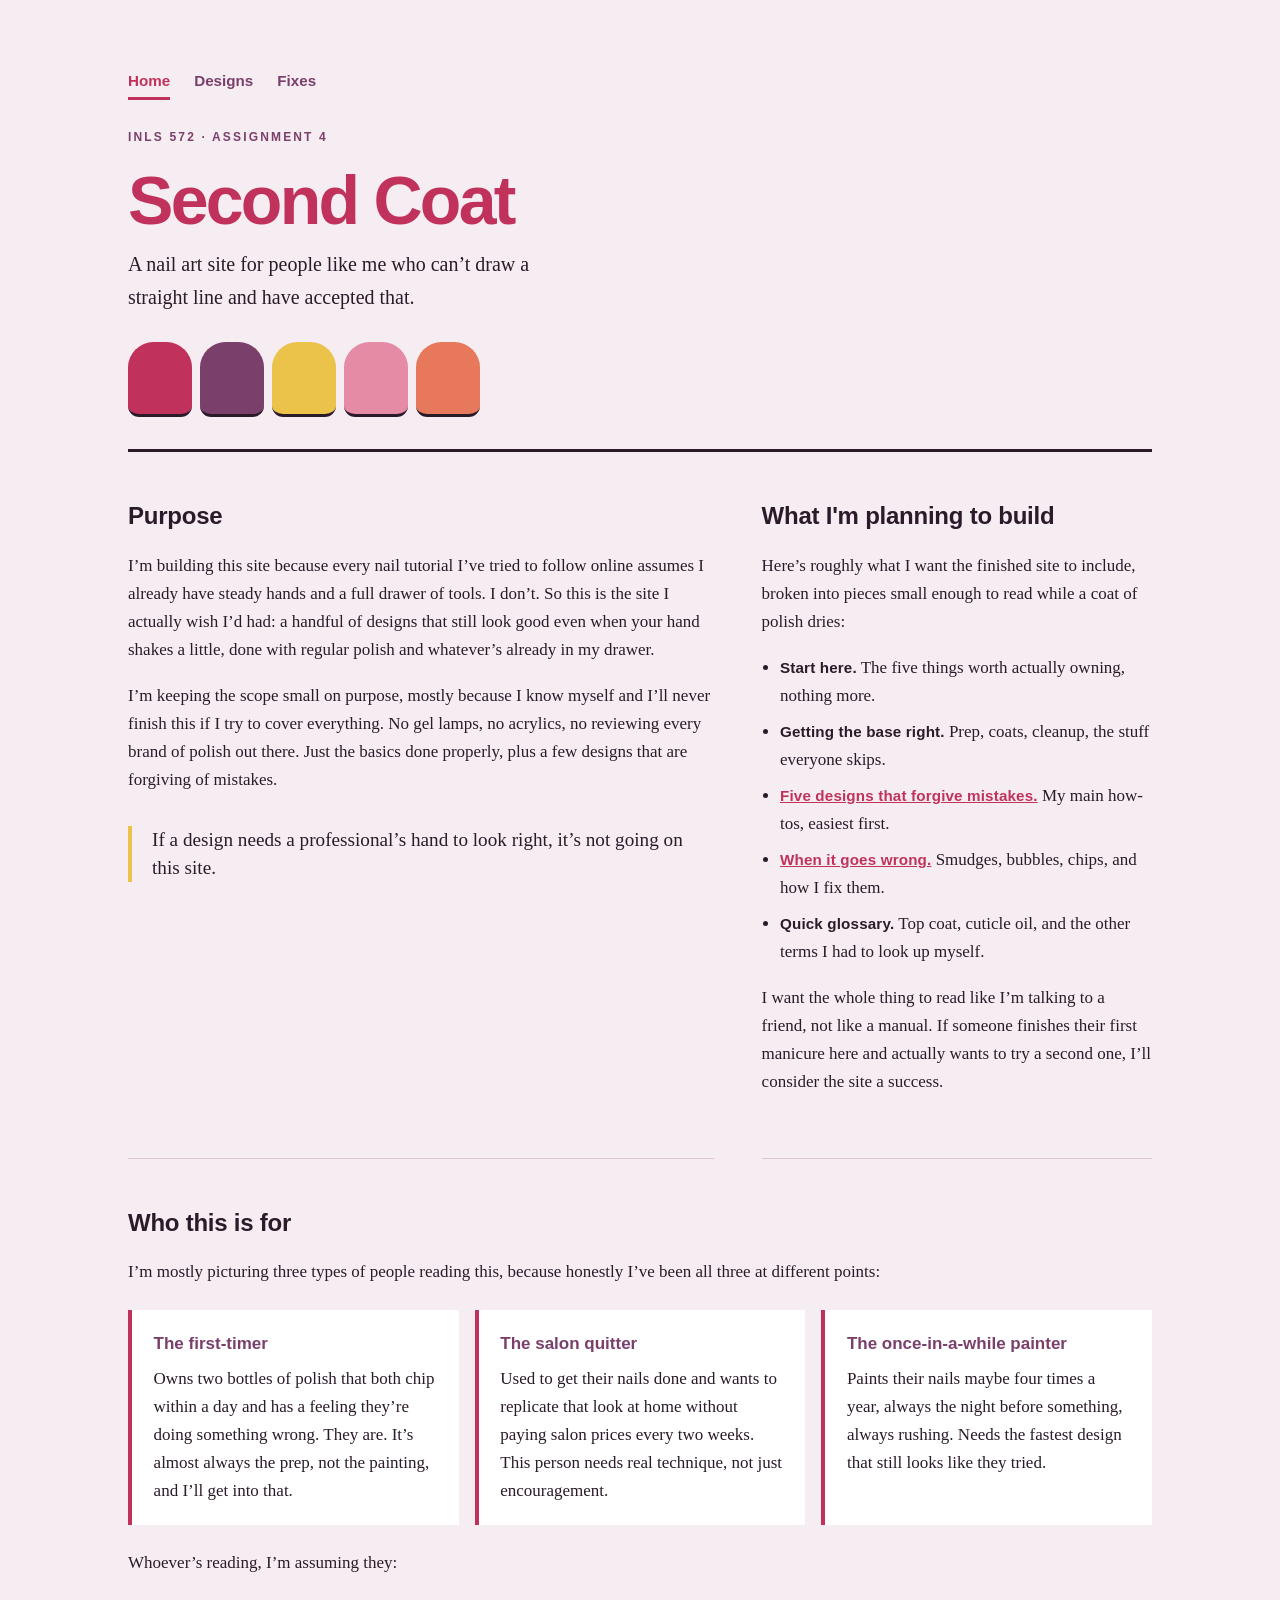
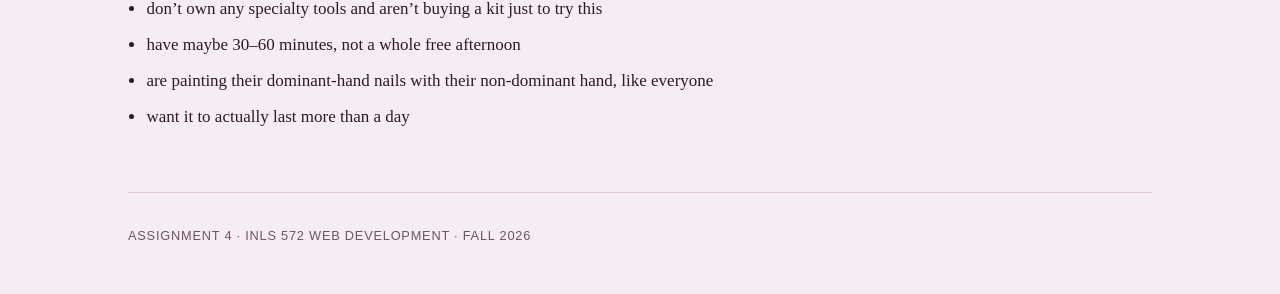
<file: index.html>
<!DOCTYPE html>
<html lang="en">
<head>
  <meta charset="utf-8">
  <meta name="viewport" content="width=device-width, initial-scale=1">
  <title>Second Coat: Purpose and Audience</title>
  <link rel="stylesheet" href="styles.css">
</head>
<body class="wide">

  <header class="masthead">
    <nav class="site-nav" aria-label="Main">
      <ul>
        <li><a href="index.html" aria-current="page">Home</a></li>
        <li><a href="designs.html">Designs</a></li>
        <li><a href="fixes.html">Fixes</a></li>
      </ul>
    </nav>
    <p class="eyebrow">INLS 572 &middot; Assignment 4</p>
    <h1>Second Coat</h1>
    <p class="tagline">A nail art site for people like me who can&rsquo;t draw a straight line and have accepted that.</p>
    <div class="swatches" aria-hidden="true">
      <span class="swatch one"></span>
      <span class="swatch two"></span>
      <span class="swatch three"></span>
      <span class="swatch four"></span>
      <span class="swatch five"></span>
    </div>
  </header>

  <main class="home-layout">

    <section class="block purpose">
      <h2>Purpose</h2>
      <p>
        I&rsquo;m building this site because every nail tutorial I&rsquo;ve tried to follow online
        assumes I already have steady hands and a full drawer of tools. I don&rsquo;t. So this is
        the site I actually wish I&rsquo;d had: a handful of designs that still look good even
        when your hand shakes a little, done with regular polish and whatever&rsquo;s already in
        my drawer.
      </p>
      <p>
        I&rsquo;m keeping the scope small on purpose, mostly because I know myself and I&rsquo;ll
        never finish this if I try to cover everything. No gel lamps, no acrylics, no reviewing
        every brand of polish out there. Just the basics done properly, plus a few designs that
        are forgiving of mistakes.
      </p>
      <p class="pullquote">
        If a design needs a professional&rsquo;s hand to look right, it&rsquo;s not going on this site.
      </p>
    </section>

    <section class="block audience">
      <h2>Who this is for</h2>
      <p>
        I&rsquo;m mostly picturing three types of people reading this, because honestly I&rsquo;ve
        been all three at different points:
      </p>

      <div class="who-grid">

        <article class="who">
          <h3>The first-timer</h3>
          <p>
            Owns two bottles of polish that both chip within a day and has a feeling they&rsquo;re
            doing something wrong. They are. It&rsquo;s almost always the prep, not the
            painting, and I&rsquo;ll get into that.
          </p>
        </article>

        <article class="who">
          <h3>The salon quitter</h3>
          <p>
            Used to get their nails done and wants to replicate that look at home without paying
            salon prices every two weeks. This person needs real technique, not just encouragement.
          </p>
        </article>

        <article class="who">
          <h3>The once-in-a-while painter</h3>
          <p>
            Paints their nails maybe four times a year, always the night before something, always
            rushing. Needs the fastest design that still looks like they tried.
          </p>
        </article>

      </div>

      <p>Whoever&rsquo;s reading, I&rsquo;m assuming they:</p>
      <ul class="assumptions">
        <li>don&rsquo;t own any specialty tools and aren&rsquo;t buying a kit just to try this</li>
        <li>have maybe 30&ndash;60 minutes, not a whole free afternoon</li>
        <li>are painting their dominant-hand nails with their non-dominant hand, like everyone</li>
        <li>want it to actually last more than a day</li>
      </ul>
    </section>

    <section class="block plan-section">
      <h2>What I'm planning to build</h2>
      <p>
        Here&rsquo;s roughly what I want the finished site to include, broken into pieces small
        enough to read while a coat of polish dries:
      </p>
      <ul class="plan">
        <li><strong>Start here.</strong> The five things worth actually owning, nothing more.</li>
        <li><strong>Getting the base right.</strong> Prep, coats, cleanup, the stuff everyone skips.</li>
        <li><strong><a href="designs.html">Five designs that forgive mistakes.</a></strong> My main how-tos, easiest first.</li>
        <li><strong><a href="fixes.html">When it goes wrong.</a></strong> Smudges, bubbles, chips, and how I fix them.</li>
        <li><strong>Quick glossary.</strong> Top coat, cuticle oil, and the other terms I had to look up myself.</li>
      </ul>
      <p>
        I want the whole thing to read like I&rsquo;m talking to a friend, not like a manual. If
        someone finishes their first manicure here and actually wants to try a second one, I&rsquo;ll
        consider the site a success.
      </p>
    </section>

  </main>

  <footer class="colophon">
    <p>Assignment 4 &middot; INLS 572 Web Development &middot; Fall 2026</p>
  </footer>

</body>
</html>
</file>
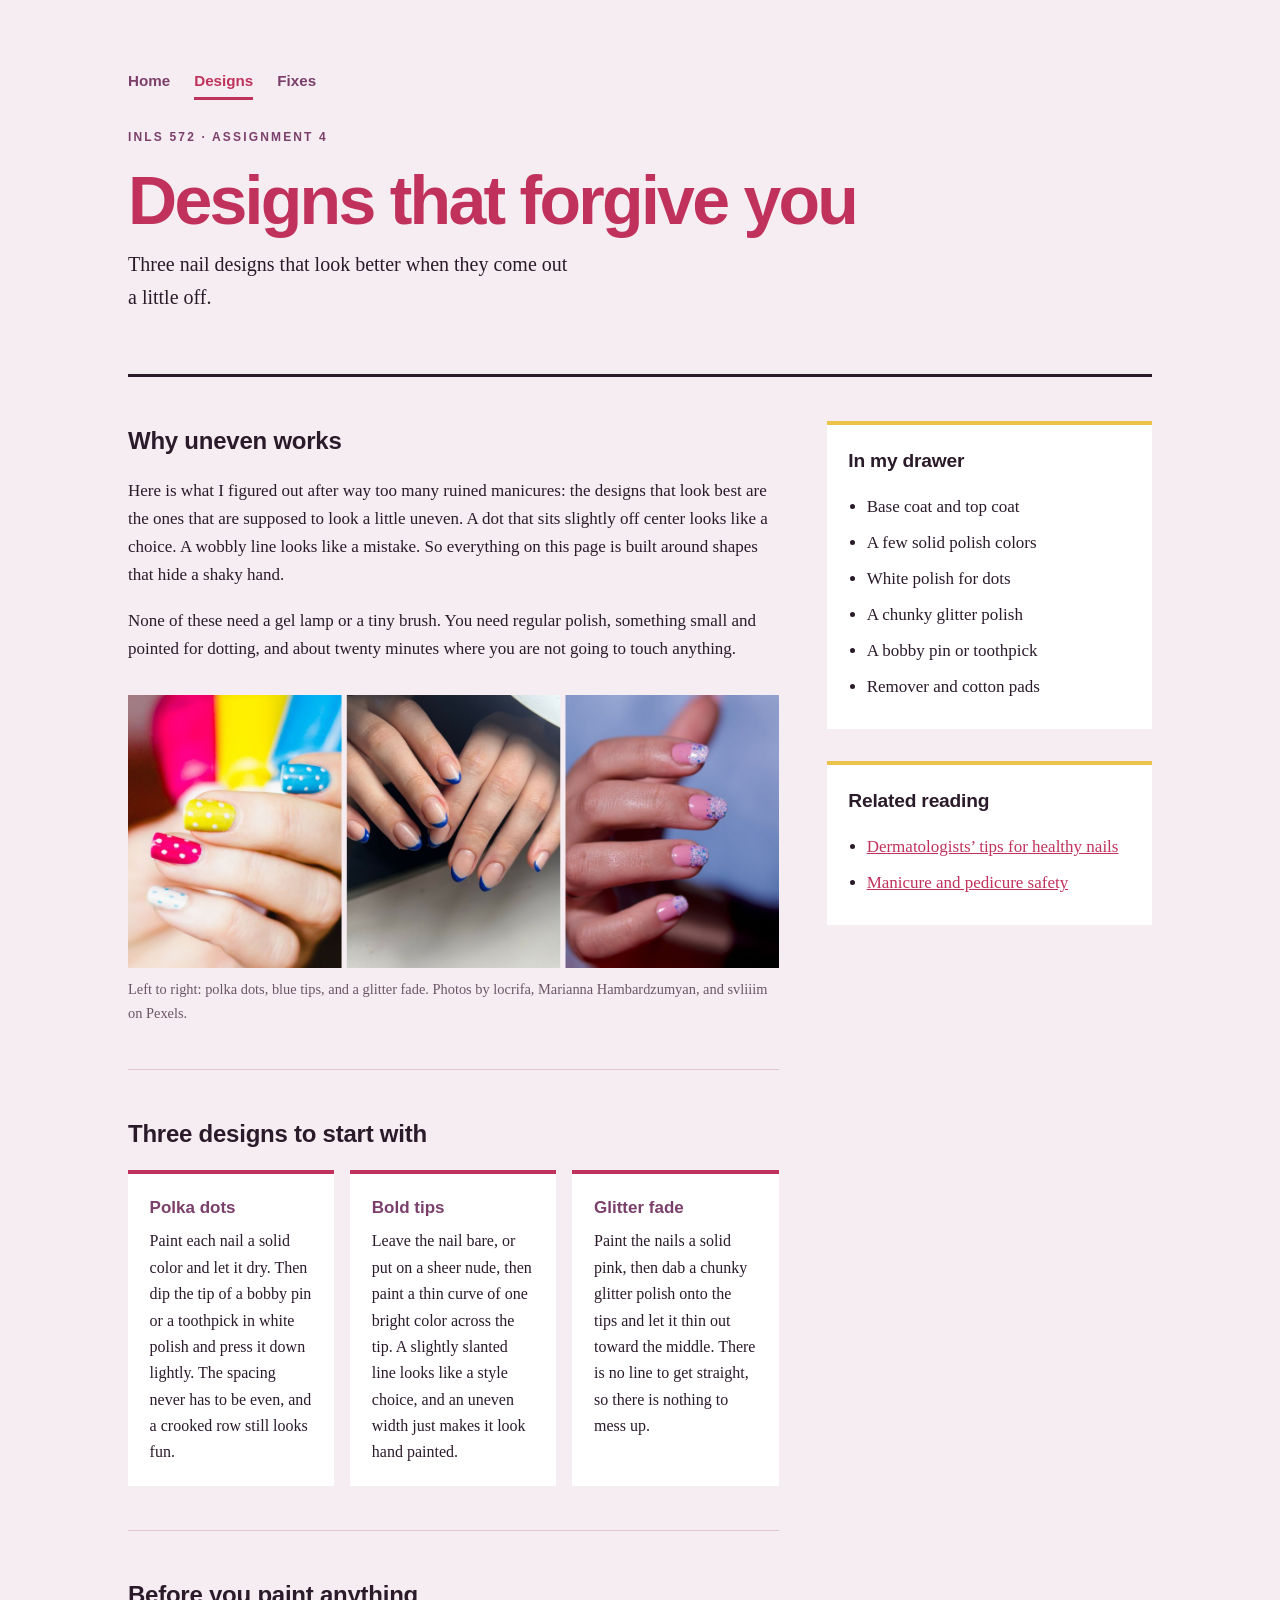
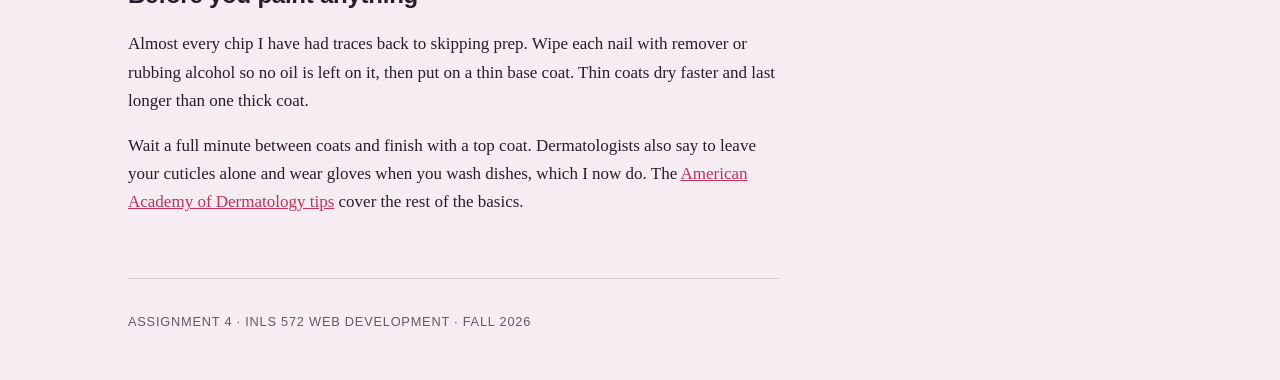
<file: designs.html>
<!DOCTYPE html>
<html lang="en">
<head>
  <meta charset="utf-8">
  <meta name="viewport" content="width=device-width, initial-scale=1">
  <title>Second Coat: Designs</title>
  <link rel="stylesheet" href="styles.css">
</head>
<body class="wide">

  <header class="masthead">
    <nav class="site-nav" aria-label="Main">
      <ul>
        <li><a href="index.html">Home</a></li>
        <li><a href="designs.html" aria-current="page">Designs</a></li>
        <li><a href="fixes.html">Fixes</a></li>
      </ul>
    </nav>
    <p class="eyebrow">INLS 572 &middot; Assignment 4</p>
    <h1>Designs that forgive you</h1>
    <p class="tagline">Three nail designs that look better when they come out a little off.</p>
  </header>

  <main class="layout">

    <div class="guide">

      <section class="block">
        <h2>Why uneven works</h2>
        <p>
          Here is what I figured out after way too many ruined manicures: the designs that look
          best are the ones that are supposed to look a little uneven. A dot that sits slightly
          off center looks like a choice. A wobbly line looks like a mistake. So everything on
          this page is built around shapes that hide a shaky hand.
        </p>
        <p>
          None of these need a gel lamp or a tiny brush. You need regular polish, something small
          and pointed for dotting, and about twenty minutes where you are not going to touch
          anything.
        </p>

        <figure class="showcase">
          <img src="images/forgiving-designs.jpg" width="1500" height="630"
               alt="Three close-up photos of painted nails. On the left, a hand with polka dots in white on blue, yellow, and hot pink nails and blue dots on a white nail. In the middle, short nude nails with angled royal blue tips. On the right, pink nails with a fade of blue and silver glitter at the tips.">
          <figcaption>Left to right: polka dots, blue tips, and a glitter fade. Photos by locrifa, Marianna Hambardzumyan, and svliiim on Pexels.</figcaption>
        </figure>
      </section>

      <section class="block">
        <h2>Three designs to start with</h2>

        <div class="design-grid">

          <article class="design">
            <h3>Polka dots</h3>
            <p>
              Paint each nail a solid color and let it dry. Then dip the tip of a bobby pin or a
              toothpick in white polish and press it down lightly. The spacing never has to be
              even, and a crooked row still looks fun.
            </p>
          </article>

          <article class="design">
            <h3>Bold tips</h3>
            <p>
              Leave the nail bare, or put on a sheer nude, then paint a thin curve of one bright
              color across the tip. A slightly slanted line looks like a style choice, and an
              uneven width just makes it look hand painted.
            </p>
          </article>

          <article class="design">
            <h3>Glitter fade</h3>
            <p>
              Paint the nails a solid pink, then dab a chunky glitter polish onto the tips and let
              it thin out toward the middle. There is no line to get straight, so there is
              nothing to mess up.
            </p>
          </article>

        </div>
      </section>

      <section class="block">
        <h2>Before you paint anything</h2>
        <p>
          Almost every chip I have had traces back to skipping prep. Wipe each nail with remover
          or rubbing alcohol so no oil is left on it, then put on a thin base coat. Thin coats
          dry faster and last longer than one thick coat.
        </p>
        <p>
          Wait a full minute between coats and finish with a top coat. Dermatologists also say to
          leave your cuticles alone and wear gloves when you wash dishes, which I now do. The
          <a href="https://www.aad.org/public/everyday-care/nail-care-secrets/basics/healthy-nail-tips">American Academy of Dermatology tips</a>
          cover the rest of the basics.
        </p>
      </section>

    </div>

    <aside class="sidebar">

      <section class="note">
        <h2>In my drawer</h2>
        <ul>
          <li>Base coat and top coat</li>
          <li>A few solid polish colors</li>
          <li>White polish for dots</li>
          <li>A chunky glitter polish</li>
          <li>A bobby pin or toothpick</li>
          <li>Remover and cotton pads</li>
        </ul>
      </section>

      <section class="note">
        <h2>Related reading</h2>
        <ul>
          <li><a href="https://www.aad.org/public/everyday-care/nail-care-secrets/basics/healthy-nail-tips">Dermatologists&rsquo; tips for healthy nails</a></li>
          <li><a href="https://www.aad.org/nail-care-secrets/manicure-pedicure-safety">Manicure and pedicure safety</a></li>
        </ul>
      </section>

    </aside>

  </main>

  <footer class="colophon">
    <p>Assignment 4 &middot; INLS 572 Web Development &middot; Fall 2026</p>
  </footer>

</body>
</html>
</file>
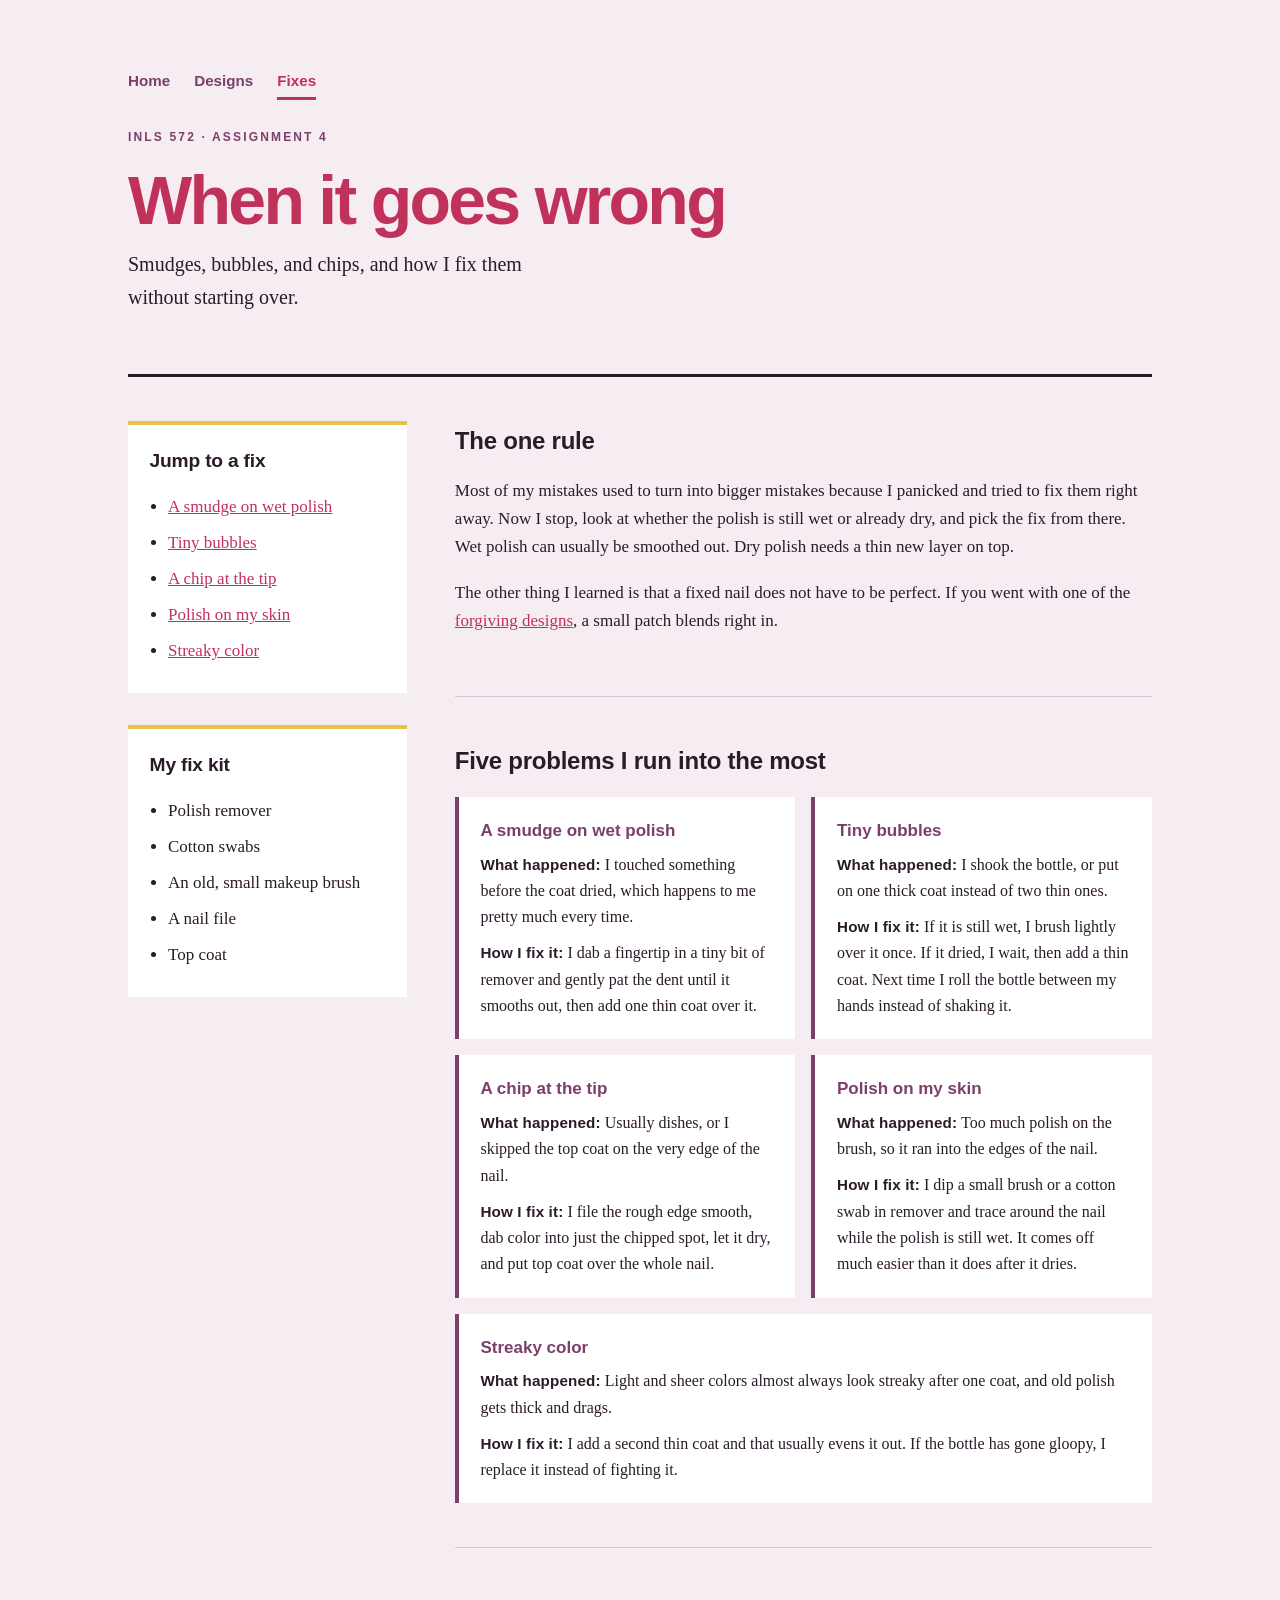
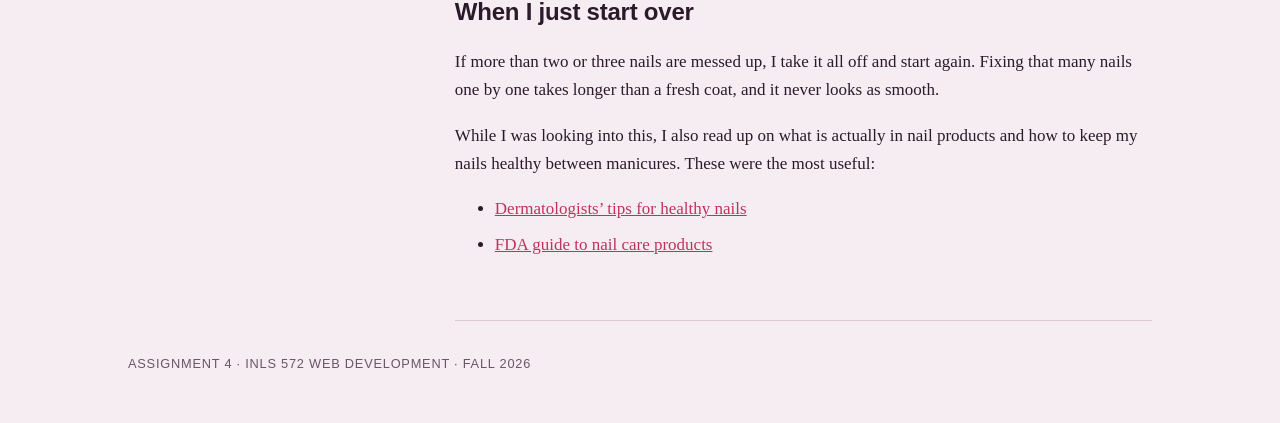
<file: fixes.html>
<!DOCTYPE html>
<html lang="en">
<head>
  <meta charset="utf-8">
  <meta name="viewport" content="width=device-width, initial-scale=1">
  <title>Second Coat: Fixes</title>
  <link rel="stylesheet" href="styles.css">
</head>
<body class="wide">

  <header class="masthead">
    <nav class="site-nav" aria-label="Main">
      <ul>
        <li><a href="index.html">Home</a></li>
        <li><a href="designs.html">Designs</a></li>
        <li><a href="fixes.html" aria-current="page">Fixes</a></li>
      </ul>
    </nav>
    <p class="eyebrow">INLS 572 &middot; Assignment 4</p>
    <h1>When it goes wrong</h1>
    <p class="tagline">Smudges, bubbles, and chips, and how I fix them without starting over.</p>
  </header>

  <main class="fix-layout">

    <aside class="fix-sidebar">

      <nav class="note" aria-label="Fixes on this page">
        <h2>Jump to a fix</h2>
        <ul>
          <li><a href="#smudge">A smudge on wet polish</a></li>
          <li><a href="#bubbles">Tiny bubbles</a></li>
          <li><a href="#chip">A chip at the tip</a></li>
          <li><a href="#flooding">Polish on my skin</a></li>
          <li><a href="#streaks">Streaky color</a></li>
        </ul>
      </nav>

      <section class="note">
        <h2>My fix kit</h2>
        <ul>
          <li>Polish remover</li>
          <li>Cotton swabs</li>
          <li>An old, small makeup brush</li>
          <li>A nail file</li>
          <li>Top coat</li>
        </ul>
      </section>

    </aside>

    <div class="fix-content">

      <section class="block">
        <h2>The one rule</h2>
        <p>
          Most of my mistakes used to turn into bigger mistakes because I panicked and tried to fix
          them right away. Now I stop, look at whether the polish is still wet or already dry, and
          pick the fix from there. Wet polish can usually be smoothed out. Dry polish needs a thin
          new layer on top.
        </p>
        <p>
          The other thing I learned is that a fixed nail does not have to be perfect. If you went
          with one of the <a href="designs.html">forgiving designs</a>, a small patch blends right in.
        </p>
      </section>

      <section class="block">
        <h2>Five problems I run into the most</h2>

        <div class="fix-grid">

          <article class="fix" id="smudge">
            <h3>A smudge on wet polish</h3>
            <p><strong>What happened:</strong> I touched something before the coat dried, which happens to me pretty much every time.</p>
            <p><strong>How I fix it:</strong> I dab a fingertip in a tiny bit of remover and gently pat the dent until it smooths out, then add one thin coat over it.</p>
          </article>

          <article class="fix" id="bubbles">
            <h3>Tiny bubbles</h3>
            <p><strong>What happened:</strong> I shook the bottle, or put on one thick coat instead of two thin ones.</p>
            <p><strong>How I fix it:</strong> If it is still wet, I brush lightly over it once. If it dried, I wait, then add a thin coat. Next time I roll the bottle between my hands instead of shaking it.</p>
          </article>

          <article class="fix" id="chip">
            <h3>A chip at the tip</h3>
            <p><strong>What happened:</strong> Usually dishes, or I skipped the top coat on the very edge of the nail.</p>
            <p><strong>How I fix it:</strong> I file the rough edge smooth, dab color into just the chipped spot, let it dry, and put top coat over the whole nail.</p>
          </article>

          <article class="fix" id="flooding">
            <h3>Polish on my skin</h3>
            <p><strong>What happened:</strong> Too much polish on the brush, so it ran into the edges of the nail.</p>
            <p><strong>How I fix it:</strong> I dip a small brush or a cotton swab in remover and trace around the nail while the polish is still wet. It comes off much easier than it does after it dries.</p>
          </article>

          <article class="fix" id="streaks">
            <h3>Streaky color</h3>
            <p><strong>What happened:</strong> Light and sheer colors almost always look streaky after one coat, and old polish gets thick and drags.</p>
            <p><strong>How I fix it:</strong> I add a second thin coat and that usually evens it out. If the bottle has gone gloopy, I replace it instead of fighting it.</p>
          </article>

        </div>
      </section>

      <section class="block">
        <h2>When I just start over</h2>
        <p>
          If more than two or three nails are messed up, I take it all off and start again. Fixing
          that many nails one by one takes longer than a fresh coat, and it never looks as smooth.
        </p>
        <p>
          While I was looking into this, I also read up on what is actually in nail products and how
          to keep my nails healthy between manicures. These were the most useful:
        </p>
        <ul>
          <li><a href="https://www.aad.org/public/everyday-care/nail-care-secrets/basics/healthy-nail-tips">Dermatologists&rsquo; tips for healthy nails</a></li>
          <li><a href="https://www.fda.gov/cosmetics/cosmetic-products/nail-care-products">FDA guide to nail care products</a></li>
        </ul>
      </section>

    </div>

  </main>

  <footer class="colophon">
    <p>Assignment 4 &middot; INLS 572 Web Development &middot; Fall 2026</p>
  </footer>

</body>
</html>
</file>
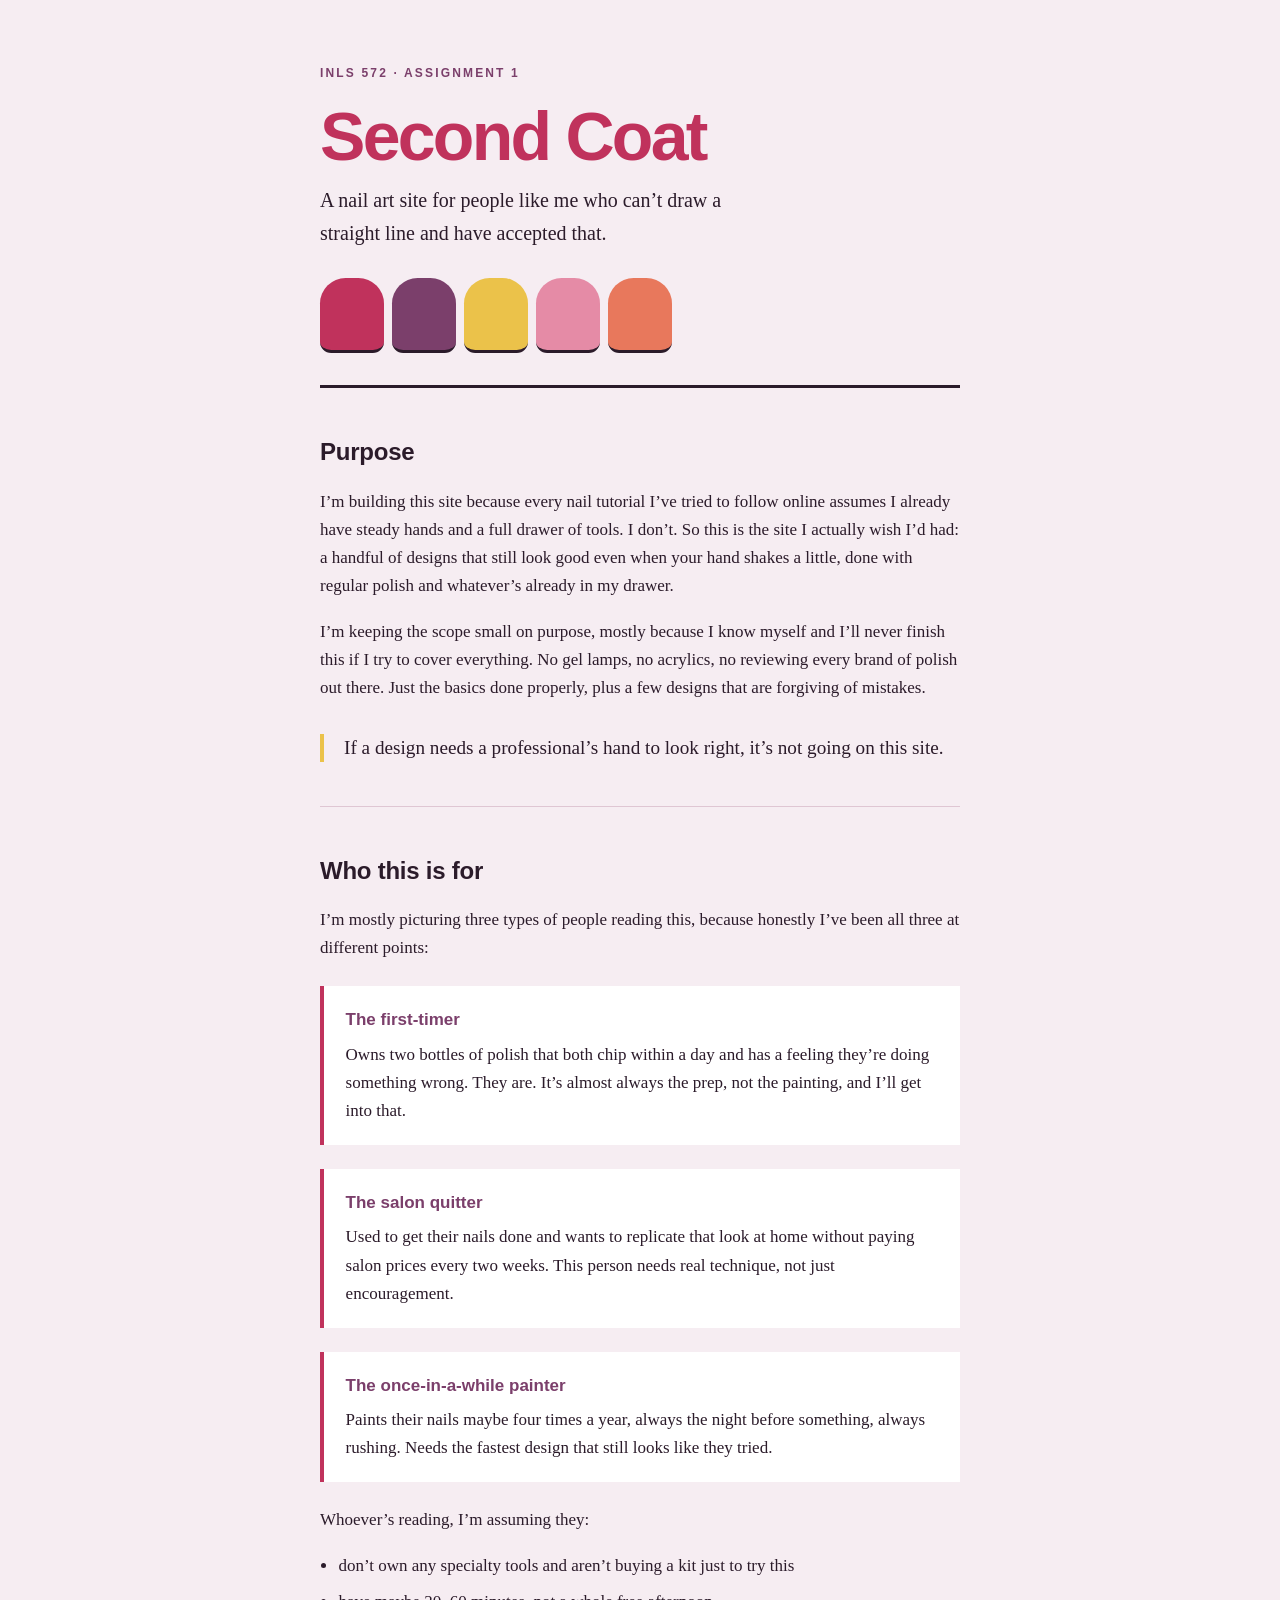
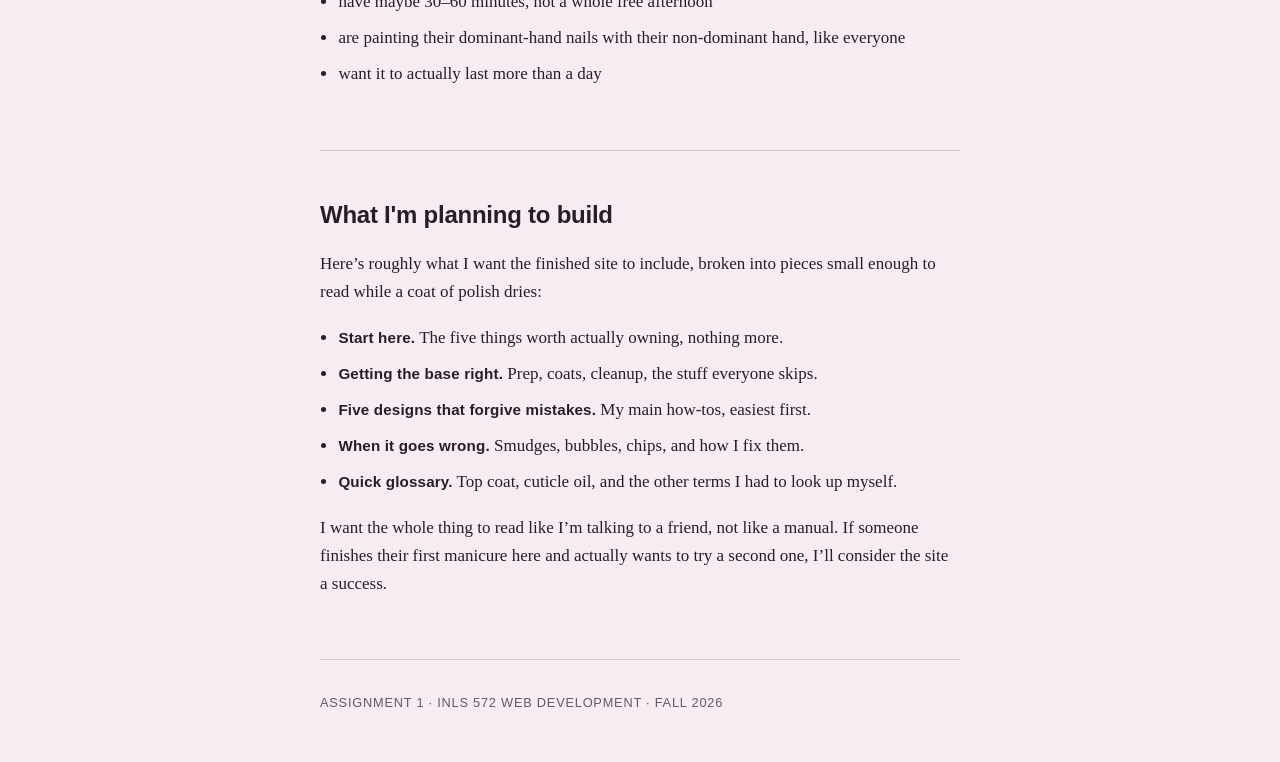
<file: index_3.html>
<!DOCTYPE html>
<html lang="en">
<head>
  <meta charset="utf-8">
  <meta name="viewport" content="width=device-width, initial-scale=1">
  <title>Second Coat: Purpose and Audience</title>
  <link rel="stylesheet" href="styles.css">
</head>
<body>

  <header class="masthead">
    <p class="eyebrow">INLS 572 &middot; Assignment 1</p>
    <h1>Second Coat</h1>
    <p class="tagline">A nail art site for people like me who can&rsquo;t draw a straight line and have accepted that.</p>
    <div class="swatches" aria-hidden="true">
      <span class="swatch one"></span>
      <span class="swatch two"></span>
      <span class="swatch three"></span>
      <span class="swatch four"></span>
      <span class="swatch five"></span>
    </div>
  </header>

  <main>

    <section class="block">
      <h2>Purpose</h2>
      <p>
        I&rsquo;m building this site because every nail tutorial I&rsquo;ve tried to follow online
        assumes I already have steady hands and a full drawer of tools. I don&rsquo;t. So this is
        the site I actually wish I&rsquo;d had: a handful of designs that still look good even
        when your hand shakes a little, done with regular polish and whatever&rsquo;s already in
        my drawer.
      </p>
      <p>
        I&rsquo;m keeping the scope small on purpose, mostly because I know myself and I&rsquo;ll
        never finish this if I try to cover everything. No gel lamps, no acrylics, no reviewing
        every brand of polish out there. Just the basics done properly, plus a few designs that
        are forgiving of mistakes.
      </p>
      <p class="pullquote">
        If a design needs a professional&rsquo;s hand to look right, it&rsquo;s not going on this site.
      </p>
    </section>

    <section class="block">
      <h2>Who this is for</h2>
      <p>
        I&rsquo;m mostly picturing three types of people reading this, because honestly I&rsquo;ve
        been all three at different points:
      </p>

      <article class="who">
        <h3>The first-timer</h3>
        <p>
          Owns two bottles of polish that both chip within a day and has a feeling they&rsquo;re
          doing something wrong. They are. It&rsquo;s almost always the prep, not the
          painting, and I&rsquo;ll get into that.
        </p>
      </article>

      <article class="who">
        <h3>The salon quitter</h3>
        <p>
          Used to get their nails done and wants to replicate that look at home without paying
          salon prices every two weeks. This person needs real technique, not just encouragement.
        </p>
      </article>

      <article class="who">
        <h3>The once-in-a-while painter</h3>
        <p>
          Paints their nails maybe four times a year, always the night before something, always
          rushing. Needs the fastest design that still looks like they tried.
        </p>
      </article>

      <p>Whoever&rsquo;s reading, I&rsquo;m assuming they:</p>
      <ul class="assumptions">
        <li>don&rsquo;t own any specialty tools and aren&rsquo;t buying a kit just to try this</li>
        <li>have maybe 30&ndash;60 minutes, not a whole free afternoon</li>
        <li>are painting their dominant-hand nails with their non-dominant hand, like everyone</li>
        <li>want it to actually last more than a day</li>
      </ul>
    </section>

    <section class="block">
      <h2>What I'm planning to build</h2>
      <p>
        Here&rsquo;s roughly what I want the finished site to include, broken into pieces small
        enough to read while a coat of polish dries:
      </p>
      <ul class="plan">
        <li><strong>Start here.</strong> The five things worth actually owning, nothing more.</li>
        <li><strong>Getting the base right.</strong> Prep, coats, cleanup, the stuff everyone skips.</li>
        <li><strong>Five designs that forgive mistakes.</strong> My main how-tos, easiest first.</li>
        <li><strong>When it goes wrong.</strong> Smudges, bubbles, chips, and how I fix them.</li>
        <li><strong>Quick glossary.</strong> Top coat, cuticle oil, and the other terms I had to look up myself.</li>
      </ul>
      <p>
        I want the whole thing to read like I&rsquo;m talking to a friend, not like a manual. If
        someone finishes their first manicure here and actually wants to try a second one, I&rsquo;ll
        consider the site a success.
      </p>
    </section>

  </main>

  <footer class="colophon">
    <p>Assignment 1 &middot; INLS 572 Web Development &middot; Fall 2026</p>
  </footer>

</body>
</html>
</file>
<file: styles.css>
/* Second Coat — INLS 572 Assignment 4
   Palette: ink #2B1B2A, paper #F6EDF2, cherry #C0325C, plum #7B3F6B, butter #EBC24A */

body {
  margin: 0;
  padding: 2.5rem 1.25rem 0;
  background-color: #F6EDF2;
  color: #2B1B2A;
  font-family: Georgia, "Times New Roman", serif;
  font-size: 1.0625rem;
  line-height: 1.65;
}

main,
.masthead,
.colophon {
  max-width: 40rem;
  margin: 0 auto;
}

/* Wider page width for the designs page */

.wide main,
.wide .masthead,
.wide .colophon {
  max-width: 64rem;
}

/* Navigation (flexbox) */

.site-nav ul {
  display: flex;
  flex-wrap: wrap;
  gap: 0.5rem 1.5rem;
  margin: 0 0 1.75rem;
  padding: 0;
  list-style: none;
}

.site-nav li {
  margin: 0;
}

.site-nav a {
  display: block;
  padding: 0.25rem 0;
  border-bottom: 3px solid transparent;
  font-family: "Helvetica Neue", Arial, sans-serif;
  font-size: 0.95rem;
  font-weight: 700;
  color: #7B3F6B;
  text-decoration: none;
}

.site-nav a:hover,
.site-nav a[aria-current="page"] {
  border-bottom-color: #C0325C;
  color: #C0325C;
}

a {
  color: #C0325C;
}

a:focus-visible {
  outline: 3px solid #EBC24A;
  outline-offset: 2px;
}

/* Masthead */

.masthead {
  padding-bottom: 2rem;
  border-bottom: 3px solid #2B1B2A;
}

.eyebrow {
  margin: 0 0 1.25rem;
  font-family: "Helvetica Neue", Arial, sans-serif;
  font-size: 0.75rem;
  font-weight: 700;
  letter-spacing: 0.18em;
  text-transform: uppercase;
  color: #7B3F6B;
}

h1 {
  margin: 0;
  font-family: "Helvetica Neue", Arial, sans-serif;
  font-size: 2.75rem;
  font-weight: 800;
  letter-spacing: -0.04em;
  line-height: 0.95;
  color: #C0325C;
}

.tagline {
  margin: 1rem 0 1.75rem;
  font-size: 1.25rem;
  max-width: 28rem;
}

/* Five polish swatches, shaped like painted nails */

.swatches {
  display: grid;
  grid-template-columns: repeat(5, 3.25rem);
  gap: 0.5rem;
}

.swatch {
  height: 3.75rem;
  border-radius: 1.6rem 1.6rem 0.7rem 0.7rem;
  border-bottom: 3px solid #2B1B2A;
}

.swatch.one {
  background-color: #C0325C;
}

.swatch.two {
  background-color: #7B3F6B;
}

.swatch.three {
  background-color: #EBC24A;
}

.swatch.four {
  background-color: #E58BA6;
}

.swatch.five {
  background-color: #E8785C;
}

/* Sections */

.block {
  padding: 2.75rem 0;
  border-bottom: 1px solid #DFC6D3;
}

h2 {
  margin: 0 0 1rem;
  font-family: "Helvetica Neue", Arial, sans-serif;
  font-size: 1.5rem;
  font-weight: 800;
  letter-spacing: -0.01em;
}

p {
  margin: 0 0 1.1rem;
}

em {
  font-style: italic;
}

.pullquote {
  margin: 2rem 0 0;
  padding-left: 1.25rem;
  border-left: 4px solid #EBC24A;
  font-size: 1.2rem;
  line-height: 1.45;
}

/* Audience cards */

.who {
  margin: 1.5rem 0;
  padding: 1.25rem 1.35rem;
  background-color: #FFFFFF;
  border-left: 4px solid #C0325C;
}

h3 {
  margin: 0 0 0.4rem;
  font-family: "Helvetica Neue", Arial, sans-serif;
  font-size: 1.0625rem;
  font-weight: 700;
  color: #7B3F6B;
}

.who p {
  margin: 0;
}

/* Lists */

.assumptions,
.plan {
  margin: 0 0 1.1rem;
  padding-left: 1.15rem;
}

li {
  margin-bottom: 0.5rem;
}

strong {
  font-family: "Helvetica Neue", Arial, sans-serif;
  font-size: 0.95rem;
  letter-spacing: 0.01em;
}

/* Designs page: outer layout (grid) */

.layout {
  display: grid;
  grid-template-columns: 1fr;
  gap: 0 3rem;
}

.sidebar {
  padding-top: 2.75rem;
}

.note {
  margin-bottom: 2rem;
  padding: 1.25rem 1.35rem 0.75rem;
  background-color: #FFFFFF;
  border-top: 4px solid #EBC24A;
}

.note h2 {
  font-size: 1.2rem;
}

.note ul {
  margin: 0 0 1rem;
  padding-left: 1.15rem;
}

/* Designs page: image */

.showcase {
  margin: 2rem 0 0;
}

.showcase img {
  display: block;
  width: 100%;
  height: auto;
}

figcaption {
  margin-top: 0.6rem;
  font-size: 0.9rem;
  color: #6B5566;
}

/* Designs page: nested layout (grid inside the outer grid) */

.design-grid {
  display: grid;
  grid-template-columns: repeat(auto-fit, minmax(11rem, 1fr));
  gap: 1rem;
}

.design {
  padding: 1.25rem 1.35rem;
  background-color: #FFFFFF;
  border-top: 4px solid #C0325C;
}

.design p {
  margin: 0;
  font-size: 1rem;
}

/* Home page: overall layout (grid) */

.home-layout {
  display: grid;
  grid-template-columns: 1fr;
  gap: 0 3rem;
}

.who-grid {
  display: grid;
  grid-template-columns: 1fr;
  gap: 1rem;
  margin: 1.5rem 0;
}

.who-grid .who {
  margin: 0;
}

/* Fixes page: overall layout (grid, sidebar on the left) */

.fix-layout {
  display: grid;
  grid-template-columns: 1fr;
  gap: 0 3rem;
}

.fix-sidebar {
  padding-top: 2.75rem;
}

/* Fixes page: nested layout (flexbox inside the outer grid) */

.fix-grid {
  display: flex;
  flex-wrap: wrap;
  gap: 1rem;
}

.fix {
  flex: 1 1 17rem;
  padding: 1.25rem 1.35rem;
  background-color: #FFFFFF;
  border-left: 4px solid #7B3F6B;
  scroll-margin-top: 1rem;
}

.fix p {
  margin: 0 0 0.6rem;
  font-size: 1rem;
}

.fix p:last-child {
  margin: 0;
}

/* Footer */

.colophon {
  padding: 2rem 0 3rem;
  font-family: "Helvetica Neue", Arial, sans-serif;
  font-size: 0.8rem;
  letter-spacing: 0.06em;
  text-transform: uppercase;
  color: #6B5566;
}

.colophon p {
  margin: 0;
}

@media (min-width: 40rem) {
  body {
    padding-top: 4rem;
  }

  h1 {
    font-size: 4.25rem;
  }

  .swatches {
    grid-template-columns: repeat(5, 4rem);
  }

    .swatch {
    height: 4.5rem;
  }
}

@media (min-width: 52rem) {
  .layout {
    grid-template-columns: 2fr 1fr;
  }

  .home-layout {
    grid-template-columns: 3fr 2fr;
    grid-template-areas:
      "purpose plan"
      "audience audience";
  }

  .purpose {
    grid-area: purpose;
  }

  .plan-section {
    grid-area: plan;
  }

  .audience {
    grid-area: audience;
  }

  .who-grid {
    grid-template-columns: repeat(3, 1fr);
  }

  .fix-layout {
    grid-template-columns: 1fr 2.5fr;
  }

  .fix-sidebar {
    position: sticky;
    top: 1rem;
    align-self: start;
  }
}
</file>
